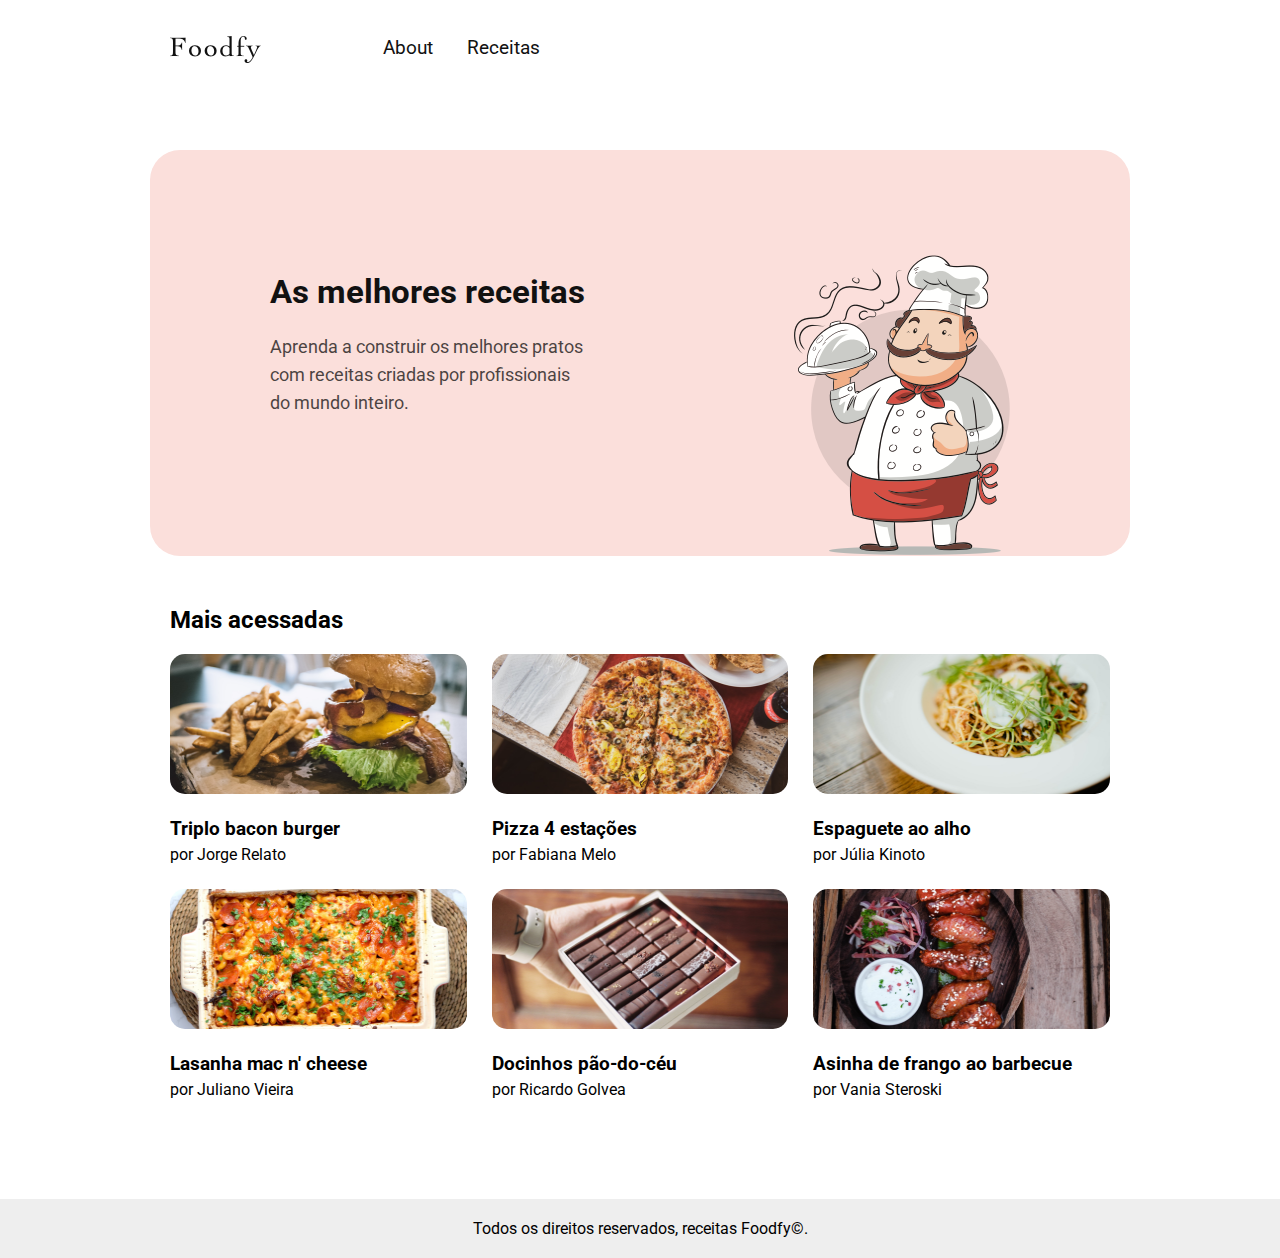
<file: index.html>
<!DOCTYPE html>
<html lang="pt-br">
<head>
    <meta charset="UTF-8">
    <meta name="viewport" content="width=device-width, initial-scale=1.0">
    <meta http-equiv="X-UA-Compatible" content="ie=edge">
    <meta charset="UTF-8">
    <link rel="stylesheet" href="css/style.css" type="text/css">
    <title>Foodfy</title>
</head>
<body>
    <header>
        <nav class="menu">
            <div class="logo">
                <a href="index.html">
                    <img src="img/logo.png">
                </a>
            </div>
            <div class="menu-top">
                <ul>
                    <li><a href="about.html">About</a></li>
                    <li><a href="receitas.html">Receitas</a></li>
                </ul>
            </div>
        </nav>
    </header>
    <section class="content">
        <div class="content-text">
            <h1>As melhores receitas</h1>
            <p>Aprenda a construir os melhores pratos com receitas criadas por profissionais do mundo inteiro.</p>
        </div>
        <div class="content-chef">
            <img src="img/chef.png"/>
        </div>
    </section>

    <main class="pictures">
        <h2>Mais acessadas</h2>

        <div class="cards">
            <div class="card">
                <img src="img/burger.png">
                <h3>Triplo bacon burger</h3>
                <p>por Jorge Relato</p>
            </div>
            <div class="card">
                <img src="img/pizza.png">
                <h3>Pizza 4 estações</h3>
                <p>por Fabiana Melo</p>
            </div>
            <div class="card">
                <img src="img/espaguete.png">
                <h3>Espaguete ao alho</h3>
                <p>por Júlia Kinoto</p>
            </div>
            <div class="card">
                <img src="img/lasanha.png">
                <h3>Lasanha mac n' cheese</h3>
                <p>por Juliano Vieira</p>
            </div>
            <div class="card">
                <img src="img/doce.png">
                <h3>Docinhos pão-do-céu</h3>
                <p>por Ricardo Golvea</p>
            </div>
            <div class="card">
                <img src="img/asinhas.png">
                <h3>Asinha de frango ao barbecue</h3>
                <p>por Vania Steroski</p>
            </div>
        </div>
    </main>

    <footer class="footer">
        <p>Todos os direitos reservados, receitas Foodfy&copy;.</p>
    </footer>
    
    <script src="js/scripts.js"></script>
</body>
</html>
</file>
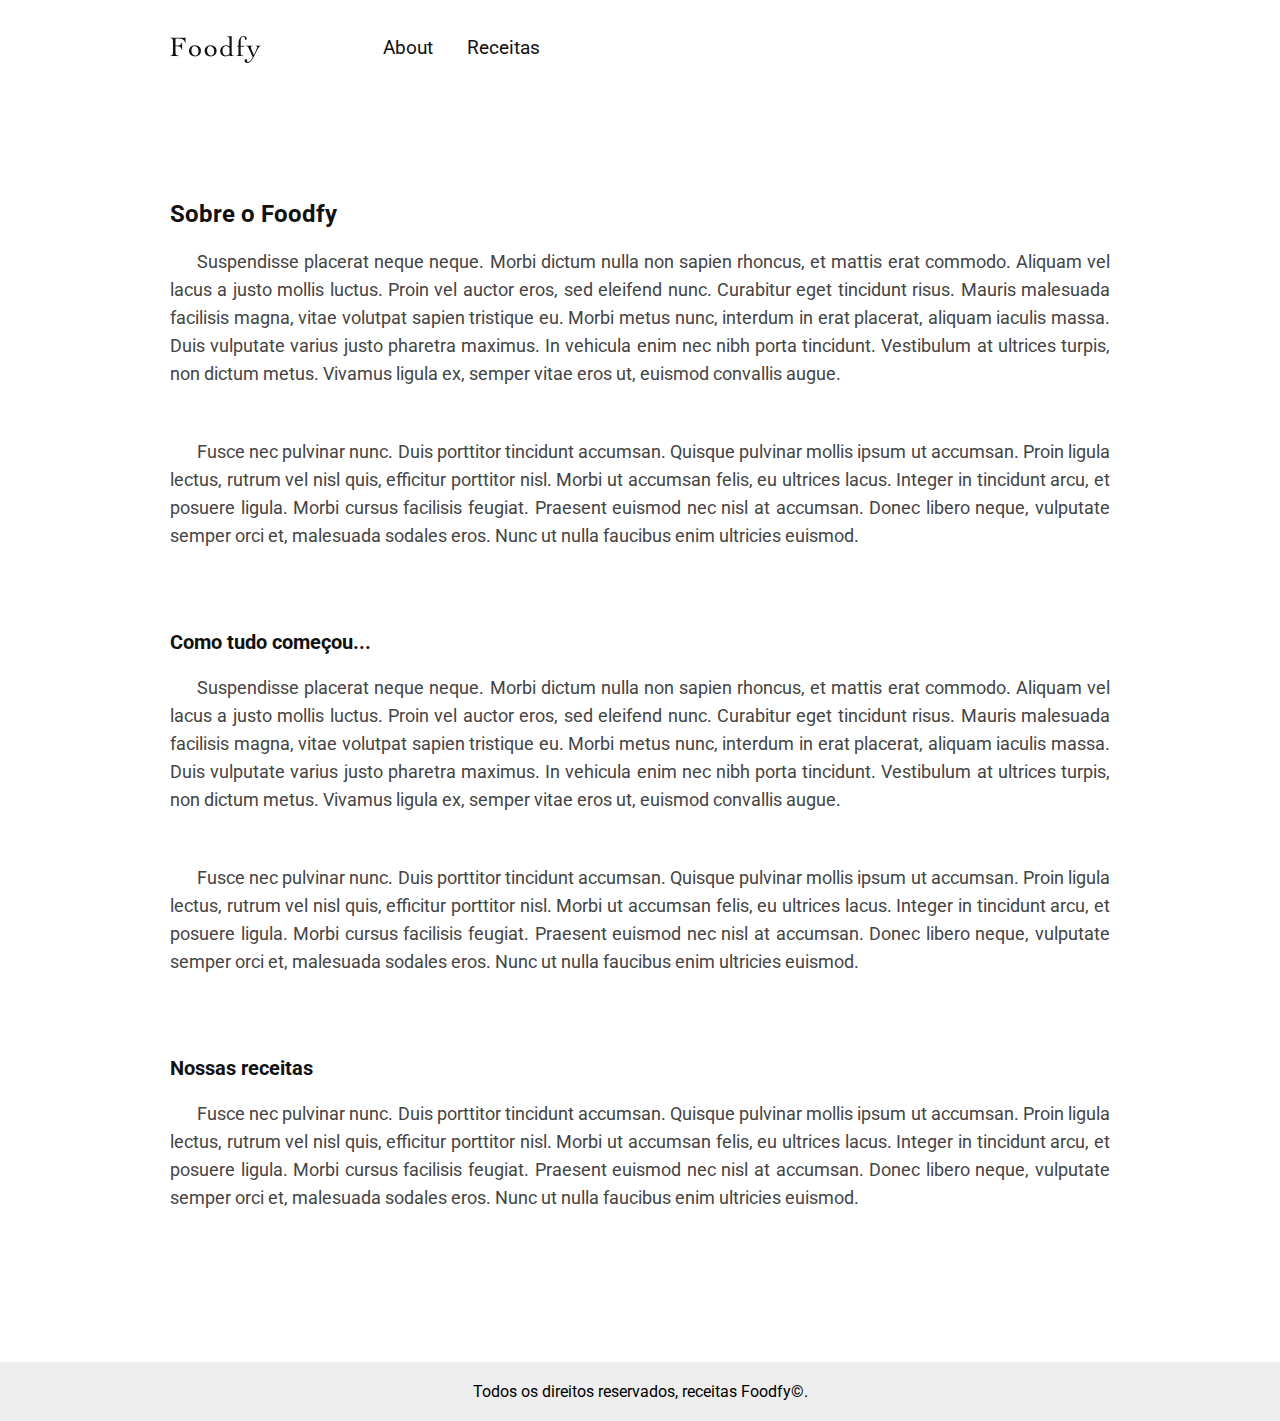
<file: about.html>
<!DOCTYPE html>
<html lang="pt-br">
<head>
    <meta charset="UTF-8">
    <meta name="viewport" content="width=device-width, initial-scale=1.0">
    <meta http-equiv="X-UA-Compatible" content="ie=edge">
    <meta charset="UTF-8">
    <link rel="stylesheet" href="css/style.css" type="text/css">
    <title>Foodfy:About</title>
</head>
<body>
    <header>
        <nav class="menu">
            <div class="logo">
                <a href="index.html">
                    <img src="img/logo.png">
                </a>
            </div>
            <div class="menu-top">
                <ul>
                    <li><a href="about.html">About</a></li>
                    <li><a href="receitas.html">Receitas</a></li>
                </ul>
            </div>
        </nav>
    </header>

    <section class="texts">
        <article>
            <h1>Sobre o Foodfy</h1>
            <p>Suspendisse placerat neque neque. Morbi dictum nulla non sapien rhoncus, et mattis erat commodo. Aliquam vel lacus a justo mollis luctus. Proin vel auctor eros, sed eleifend nunc. Curabitur eget tincidunt risus. Mauris malesuada facilisis magna, vitae volutpat sapien tristique eu. Morbi metus nunc, interdum in erat placerat, aliquam iaculis massa. Duis vulputate varius justo pharetra maximus. In vehicula enim nec nibh porta tincidunt. Vestibulum at ultrices turpis, non dictum metus. 
                Vivamus ligula ex, semper vitae eros ut, euismod convallis augue.
            </p>
            <p>
                Fusce nec pulvinar nunc. Duis porttitor tincidunt accumsan. Quisque pulvinar mollis ipsum ut accumsan. Proin ligula lectus, rutrum vel nisl quis, efficitur porttitor nisl. Morbi ut accumsan felis, eu ultrices lacus. Integer in tincidunt arcu, et posuere ligula. Morbi cursus facilisis feugiat. Praesent euismod nec nisl at accumsan. Donec libero neque, vulputate semper orci et, malesuada sodales eros. Nunc ut nulla faucibus enim ultricies euismod.
            </p>
            
        </article>
        <article>
            <h2>Como tudo começou...</h2>
            <p>
                Suspendisse placerat neque neque. Morbi dictum nulla non sapien rhoncus, et mattis erat commodo. Aliquam vel lacus a justo mollis luctus. Proin vel auctor eros, sed eleifend nunc. Curabitur eget tincidunt risus. Mauris malesuada facilisis magna, vitae volutpat sapien tristique eu. Morbi metus nunc, interdum in erat placerat, aliquam iaculis massa. Duis vulputate varius justo pharetra maximus. In vehicula enim nec nibh porta tincidunt. Vestibulum at ultrices turpis, non dictum metus. 
                Vivamus ligula ex, semper vitae eros ut, euismod convallis augue.
            </p>
            <p>
                Fusce nec pulvinar nunc. Duis porttitor tincidunt accumsan. Quisque pulvinar mollis ipsum ut accumsan. Proin ligula lectus, rutrum vel nisl quis, efficitur porttitor nisl. Morbi ut accumsan felis, eu ultrices lacus. Integer in tincidunt arcu, et posuere ligula. Morbi cursus facilisis feugiat. Praesent euismod nec nisl at accumsan. Donec libero neque, vulputate semper orci et, malesuada sodales eros. Nunc ut nulla faucibus enim ultricies euismod.
            </p>
        </article>
        <article>
            <h2>Nossas receitas</h2>
            <p> 
                Fusce nec pulvinar nunc. Duis porttitor tincidunt accumsan. Quisque pulvinar mollis ipsum ut accumsan. Proin ligula lectus, rutrum vel nisl quis, efficitur porttitor nisl. Morbi ut accumsan felis, eu ultrices lacus. Integer in tincidunt arcu, et posuere ligula. Morbi cursus facilisis feugiat. Praesent euismod nec nisl at accumsan. Donec libero neque, vulputate semper orci et, malesuada sodales eros. Nunc ut nulla faucibus enim ultricies euismod.
            </p>
        </article>
    </section>

    <footer class="footer">
            <p>Todos os direitos reservados, receitas Foodfy&copy;.</p>
        </footer>
        
        <script src="js/scripts.js"></script>
    </body>
    </html>
</file>
<file: css/style.css>
@import "https://fonts.googleapis.com/css?family=Roboto:400,700&display=swap";

/* RESET */

* {
    margin: 0;
    border: 0;
    padding: 0;
}

ul, ol, li {
    list-style: none;
}


body {
    font-family: 'Roboto', sans-serif;
}

/* Menu */


.menu {
    max-width: 940px;
    margin: 0 auto;
    height: 100px;
    padding-bottom: 50px;
}

.logo {
    height: 26.9px;
    width: 90.6px;
    margin-top: 36.1px;
    padding-right: 122.4px;
    float: left;
}

.menu ul li {
    display: inline-block;
}

.menu-top {
    float: left;
    margin-top: 36.1px;
    
}

.menu-top a {
    text-decoration: none;
    font-size: 19px;
    padding-right: 30px;
    color: #111111;
}

/* Content */

.content {
    background: #FBDFDB;
    border-radius: 30px;
    border-radius: 30px;
    padding: 20px;
    margin: 0 auto;
    max-width: 940px;
    height: 366px;
}

.content-text {
    width: 316px;
    height: 84px;
    float: left;
    margin-top: 100px;
    margin-left: 100px;
}

.content-text h1 {
    margin-bottom: 20px;
    font-family: 'Roboto';
    font-size: 33px;
    line-height: 43px;
    color: #111111;
}

.content-text p {
    opacity: 0.7;
    font-family: 'Roboto';
    font-size: 18px;
    color: #000000;
    line-height: 28px;
    width: 316px;
}

.content-chef {
    float: right;
    margin-right: 100px;
    margin-top: 85px;
}

/* Pictures */

.pictures {
    max-width: 940px;
    margin: 0 auto;
}

.pictures h2 {
    margin: 50px 0 20px 0;
}

.cards {
    display: grid;
    grid-template-columns: 1fr 1fr 1fr;
    gap: 25px;    
}

.card {

}

.card1 {
    cursor: pointer;
}

.card img {
    border-radius: 15px;
    border-radius: 15px;
    height: 140px;
    width: 100%;
}

.card1 img {
    border-radius: 15px;
    border-radius: 15px;
    height: 140px;
    width: 300px;
}

.card h3 {
    margin-top: 20px;
}

.card p {
    margin-top: 5px;
}

.texts {
    max-width: 940px;
    margin: 0 auto;
    padding-top: 50px;
}

.texts h1 {
    font-family: 'Roboto';
    font-size: 24px;
    color: #111111;
    margin-bottom: 20px;
}

.texts p {
    font-family: 'Roboto';
    font-size: 18px;
    color: #444444;
    line-height: 28px;
    text-indent: 1.5em;
    text-align: justify;
    padding-bottom: 50px;
}

.texts h2 {
    font-family: 'Roboto';
    font-size: 20px;
    color: #111111;
    margin-bottom: 20px;
    margin-top: 30px;
}

/* Footer */

.footer {
    background: #EEEEEE;
    margin-top: 100px;
}

.footer p {
    text-align: center;
    padding: 20px;
}

/* MODAL */

.modal-overlay {
    background-color: rgba(0, 0, 0, 0.7);
    width: 100%;
    height: 100%;
    position: fixed;
    top: 0;
    opacity: 0;
    visibility: hidden;
}

.modal {
    background-color: white;
    background: #FFFFFF;
    border-radius: 16px;
    border-radius: 16px;
    width: 660px;
    height: 413px;
    top: 50px;
    margin: 355px auto;
    position: relative;
}

.modal .close-modal {
    color: black;
    cursor: pointer;
    font-family: 'Roboto';
    font-size: 16px;
    color: #999999;
}

.close-modal p {
    text-align: center;
    position: relative;
    top: 350px;
}

.modal-content {
}

.conteudo {
    margin: 5px 30px;

}

.conteudo img {
    width: 600px;
    height: 200px;
    border-radius: 15px;
    border-radius: 15px;
    object-fit: cover;
    padding-bottom: 20px;
}

.conteudo h3{
    font-size: 24px;
    color: #111111;
    text-align: center;
}

.conteudo p {
    font-size: 18px;
    color: #777777;
    text-align: center;
    margin-bottom: 60px;
}

/* Modal.active */

.modal-overlay.active {
    opacity: 1;
    visibility: visible;
}
</file>
